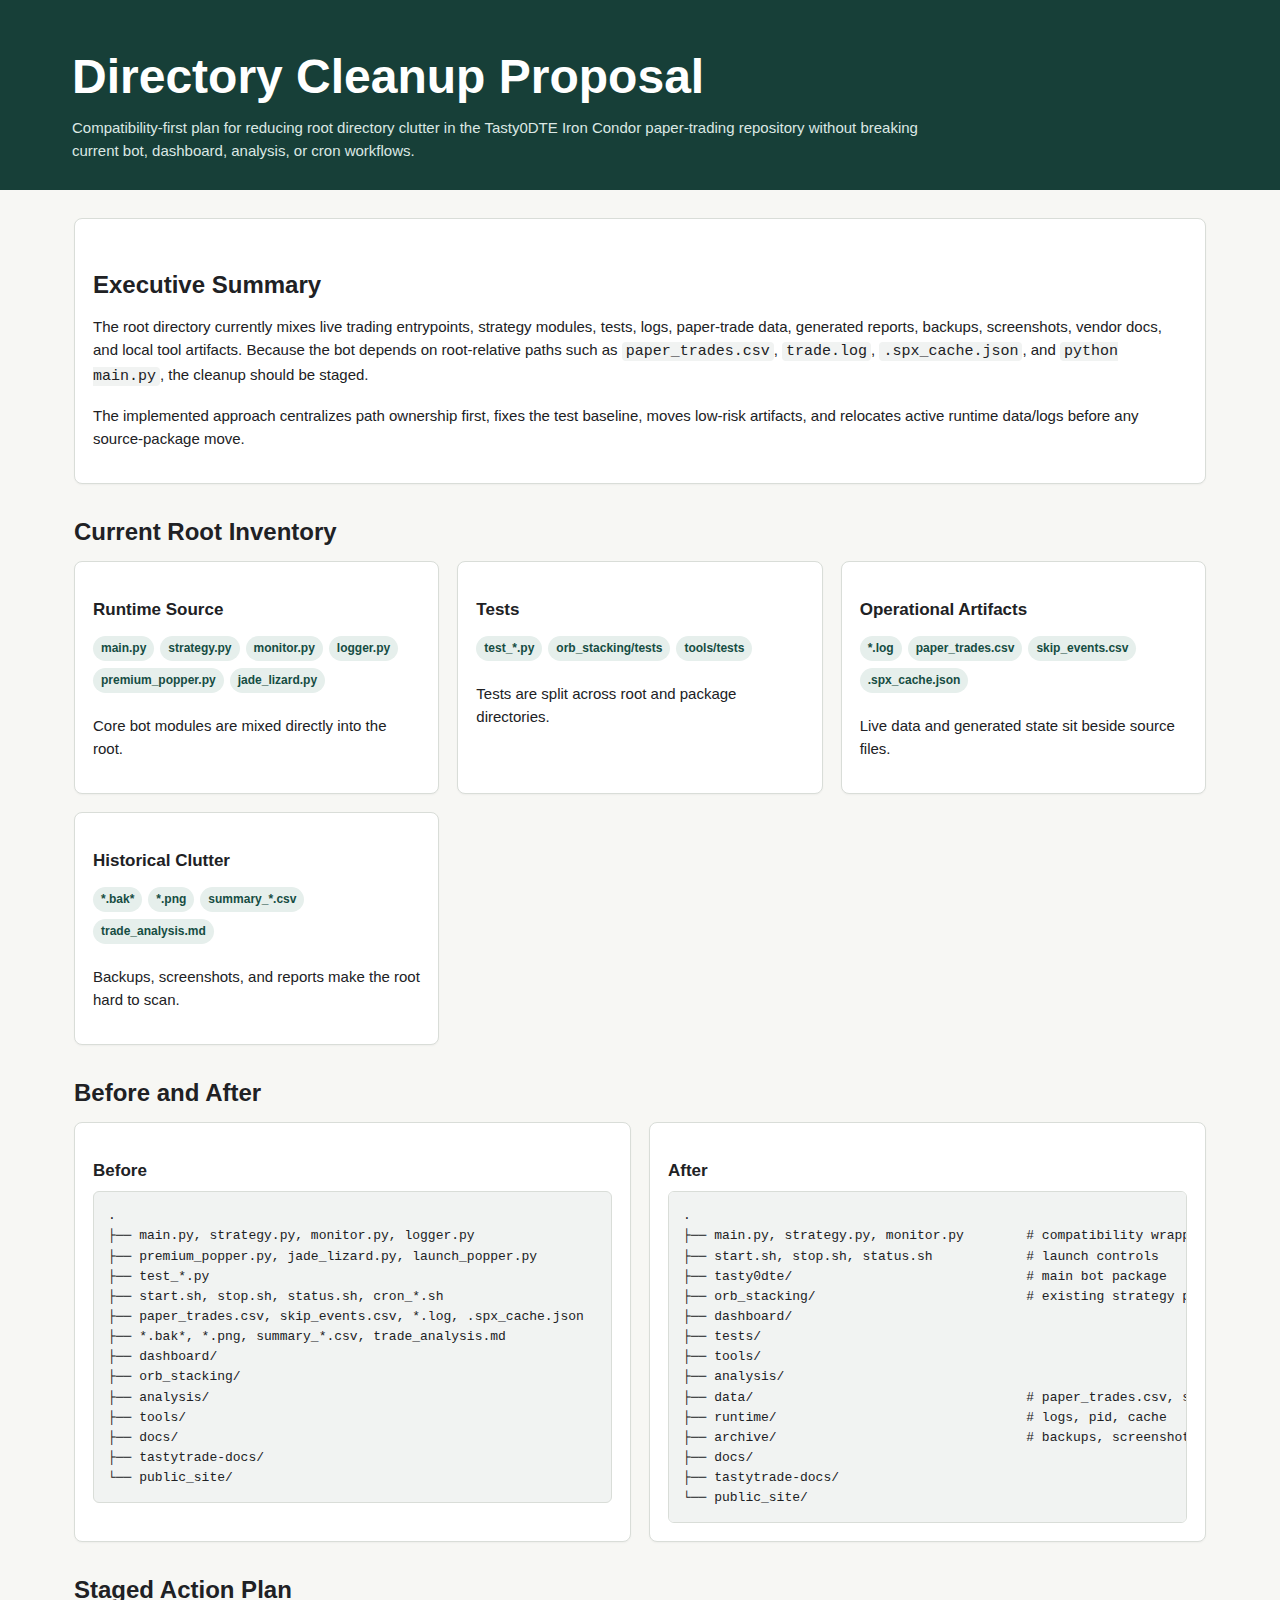
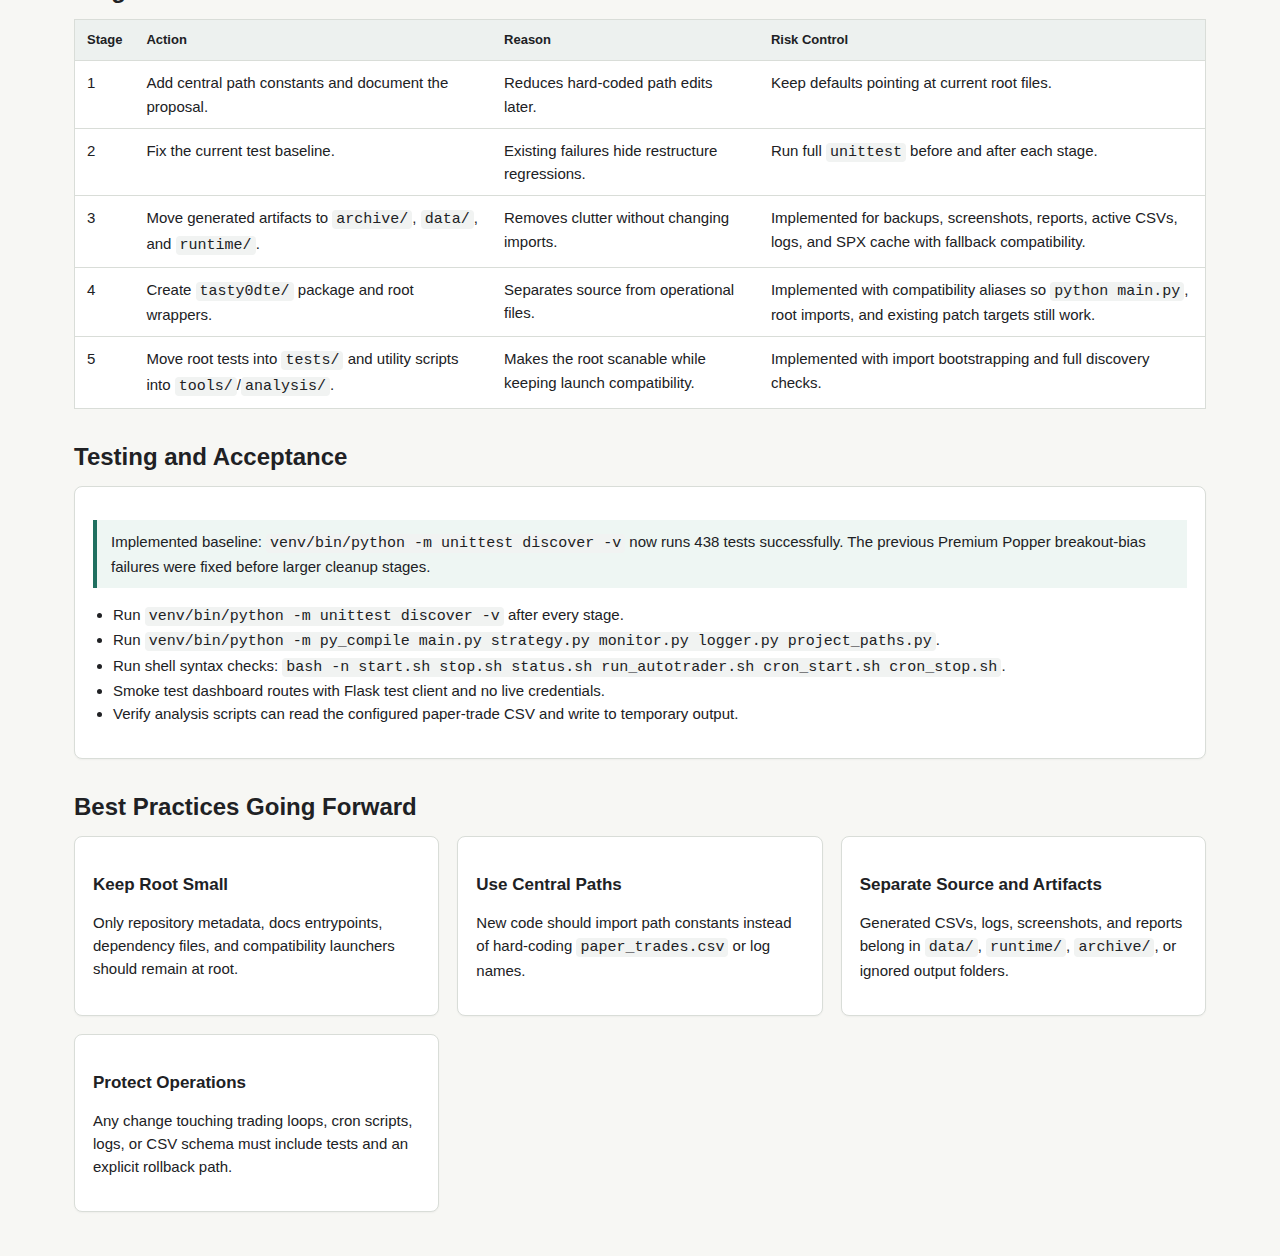
<file: docs/proposals/directory-cleanup-proposal.html>
<!doctype html>
<html lang="en">
<head>
  <meta charset="utf-8">
  <meta name="viewport" content="width=device-width, initial-scale=1">
  <title>Directory Cleanup Proposal</title>
  <style>
    :root {
      color-scheme: light;
      --bg: #f7f7f4;
      --panel: #ffffff;
      --ink: #202124;
      --muted: #646a73;
      --line: #d9ddd8;
      --accent: #1f6f5f;
      --warn: #9a5b00;
      --code: #f1f3f2;
    }
    * { box-sizing: border-box; }
    body {
      margin: 0;
      background: var(--bg);
      color: var(--ink);
      font: 15px/1.55 -apple-system, BlinkMacSystemFont, "Segoe UI", sans-serif;
    }
    header {
      padding: 48px min(7vw, 72px) 28px;
      background: #173f38;
      color: white;
    }
    header p { max-width: 860px; margin: 10px 0 0; color: #dce8e4; }
    main { max-width: 1180px; margin: 0 auto; padding: 28px 24px 56px; }
    h1, h2, h3 { line-height: 1.2; }
    h1 { margin: 0; font-size: clamp(30px, 4vw, 48px); }
    h2 { margin: 34px 0 14px; font-size: 24px; }
    h3 { margin: 20px 0 10px; font-size: 17px; }
    .grid { display: grid; gap: 18px; grid-template-columns: repeat(auto-fit, minmax(280px, 1fr)); }
    .card {
      background: var(--panel);
      border: 1px solid var(--line);
      border-radius: 8px;
      padding: 18px;
      box-shadow: 0 1px 2px rgb(0 0 0 / 4%);
    }
    .tag {
      display: inline-block;
      margin: 0 6px 6px 0;
      padding: 3px 8px;
      border-radius: 999px;
      background: #e6efec;
      color: #164d43;
      font-size: 12px;
      font-weight: 650;
    }
    pre {
      overflow: auto;
      margin: 0;
      padding: 14px;
      border-radius: 6px;
      background: var(--code);
      border: 1px solid var(--line);
      font-size: 13px;
    }
    code { background: var(--code); padding: 1px 4px; border-radius: 4px; }
    table { width: 100%; border-collapse: collapse; background: var(--panel); border: 1px solid var(--line); }
    th, td { padding: 10px 12px; border-bottom: 1px solid var(--line); text-align: left; vertical-align: top; }
    th { background: #edf1ef; font-size: 13px; }
    ul { padding-left: 20px; }
    .note { border-left: 4px solid var(--accent); padding: 10px 14px; background: #eef6f3; }
    .warn { border-left-color: var(--warn); background: #fff6e7; }
  </style>
</head>
<body>
  <header>
    <h1>Directory Cleanup Proposal</h1>
    <p>Compatibility-first plan for reducing root directory clutter in the Tasty0DTE Iron Condor paper-trading repository without breaking current bot, dashboard, analysis, or cron workflows.</p>
  </header>
  <main>
    <section class="card">
      <h2>Executive Summary</h2>
      <p>The root directory currently mixes live trading entrypoints, strategy modules, tests, logs, paper-trade data, generated reports, backups, screenshots, vendor docs, and local tool artifacts. Because the bot depends on root-relative paths such as <code>paper_trades.csv</code>, <code>trade.log</code>, <code>.spx_cache.json</code>, and <code>python main.py</code>, the cleanup should be staged.</p>
      <p>The implemented approach centralizes path ownership first, fixes the test baseline, moves low-risk artifacts, and relocates active runtime data/logs before any source-package move.</p>
    </section>

    <h2>Current Root Inventory</h2>
    <div class="grid">
      <div class="card"><h3>Runtime Source</h3><p><span class="tag">main.py</span><span class="tag">strategy.py</span><span class="tag">monitor.py</span><span class="tag">logger.py</span><span class="tag">premium_popper.py</span><span class="tag">jade_lizard.py</span></p><p>Core bot modules are mixed directly into the root.</p></div>
      <div class="card"><h3>Tests</h3><p><span class="tag">test_*.py</span><span class="tag">orb_stacking/tests</span><span class="tag">tools/tests</span></p><p>Tests are split across root and package directories.</p></div>
      <div class="card"><h3>Operational Artifacts</h3><p><span class="tag">*.log</span><span class="tag">paper_trades.csv</span><span class="tag">skip_events.csv</span><span class="tag">.spx_cache.json</span></p><p>Live data and generated state sit beside source files.</p></div>
      <div class="card"><h3>Historical Clutter</h3><p><span class="tag">*.bak*</span><span class="tag">*.png</span><span class="tag">summary_*.csv</span><span class="tag">trade_analysis.md</span></p><p>Backups, screenshots, and reports make the root hard to scan.</p></div>
    </div>

    <h2>Before and After</h2>
    <div class="grid">
      <div class="card">
        <h3>Before</h3>
        <pre>.
├── main.py, strategy.py, monitor.py, logger.py
├── premium_popper.py, jade_lizard.py, launch_popper.py
├── test_*.py
├── start.sh, stop.sh, status.sh, cron_*.sh
├── paper_trades.csv, skip_events.csv, *.log, .spx_cache.json
├── *.bak*, *.png, summary_*.csv, trade_analysis.md
├── dashboard/
├── orb_stacking/
├── analysis/
├── tools/
├── docs/
├── tastytrade-docs/
└── public_site/</pre>
      </div>
      <div class="card">
        <h3>After</h3>
        <pre>.
├── main.py, strategy.py, monitor.py        # compatibility wrappers
├── start.sh, stop.sh, status.sh            # launch controls
├── tasty0dte/                              # main bot package
├── orb_stacking/                           # existing strategy package
├── dashboard/
├── tests/
├── tools/
├── analysis/
├── data/                                   # paper_trades.csv, skip_events.csv
├── runtime/                                # logs, pid, cache
├── archive/                                # backups, screenshots, old reports
├── docs/
├── tastytrade-docs/
└── public_site/</pre>
      </div>
    </div>

    <h2>Staged Action Plan</h2>
    <table>
      <thead><tr><th>Stage</th><th>Action</th><th>Reason</th><th>Risk Control</th></tr></thead>
      <tbody>
        <tr><td>1</td><td>Add central path constants and document the proposal.</td><td>Reduces hard-coded path edits later.</td><td>Keep defaults pointing at current root files.</td></tr>
        <tr><td>2</td><td>Fix the current test baseline.</td><td>Existing failures hide restructure regressions.</td><td>Run full <code>unittest</code> before and after each stage.</td></tr>
        <tr><td>3</td><td>Move generated artifacts to <code>archive/</code>, <code>data/</code>, and <code>runtime/</code>.</td><td>Removes clutter without changing imports.</td><td>Implemented for backups, screenshots, reports, active CSVs, logs, and SPX cache with fallback compatibility.</td></tr>
        <tr><td>4</td><td>Create <code>tasty0dte/</code> package and root wrappers.</td><td>Separates source from operational files.</td><td>Implemented with compatibility aliases so <code>python main.py</code>, root imports, and existing patch targets still work.</td></tr>
        <tr><td>5</td><td>Move root tests into <code>tests/</code> and utility scripts into <code>tools/</code>/<code>analysis/</code>.</td><td>Makes the root scanable while keeping launch compatibility.</td><td>Implemented with import bootstrapping and full discovery checks.</td></tr>
      </tbody>
    </table>

    <h2>Testing and Acceptance</h2>
    <div class="card">
      <p class="note">Implemented baseline: <code>venv/bin/python -m unittest discover -v</code> now runs 438 tests successfully. The previous Premium Popper breakout-bias failures were fixed before larger cleanup stages.</p>
      <ul>
        <li>Run <code>venv/bin/python -m unittest discover -v</code> after every stage.</li>
        <li>Run <code>venv/bin/python -m py_compile main.py strategy.py monitor.py logger.py project_paths.py</code>.</li>
        <li>Run shell syntax checks: <code>bash -n start.sh stop.sh status.sh run_autotrader.sh cron_start.sh cron_stop.sh</code>.</li>
        <li>Smoke test dashboard routes with Flask test client and no live credentials.</li>
        <li>Verify analysis scripts can read the configured paper-trade CSV and write to temporary output.</li>
      </ul>
    </div>

    <h2>Best Practices Going Forward</h2>
    <div class="grid">
      <div class="card"><h3>Keep Root Small</h3><p>Only repository metadata, docs entrypoints, dependency files, and compatibility launchers should remain at root.</p></div>
      <div class="card"><h3>Use Central Paths</h3><p>New code should import path constants instead of hard-coding <code>paper_trades.csv</code> or log names.</p></div>
      <div class="card"><h3>Separate Source and Artifacts</h3><p>Generated CSVs, logs, screenshots, and reports belong in <code>data/</code>, <code>runtime/</code>, <code>archive/</code>, or ignored output folders.</p></div>
      <div class="card"><h3>Protect Operations</h3><p>Any change touching trading loops, cron scripts, logs, or CSV schema must include tests and an explicit rollback path.</p></div>
    </div>
  </main>
</body>
</html>
</file>
